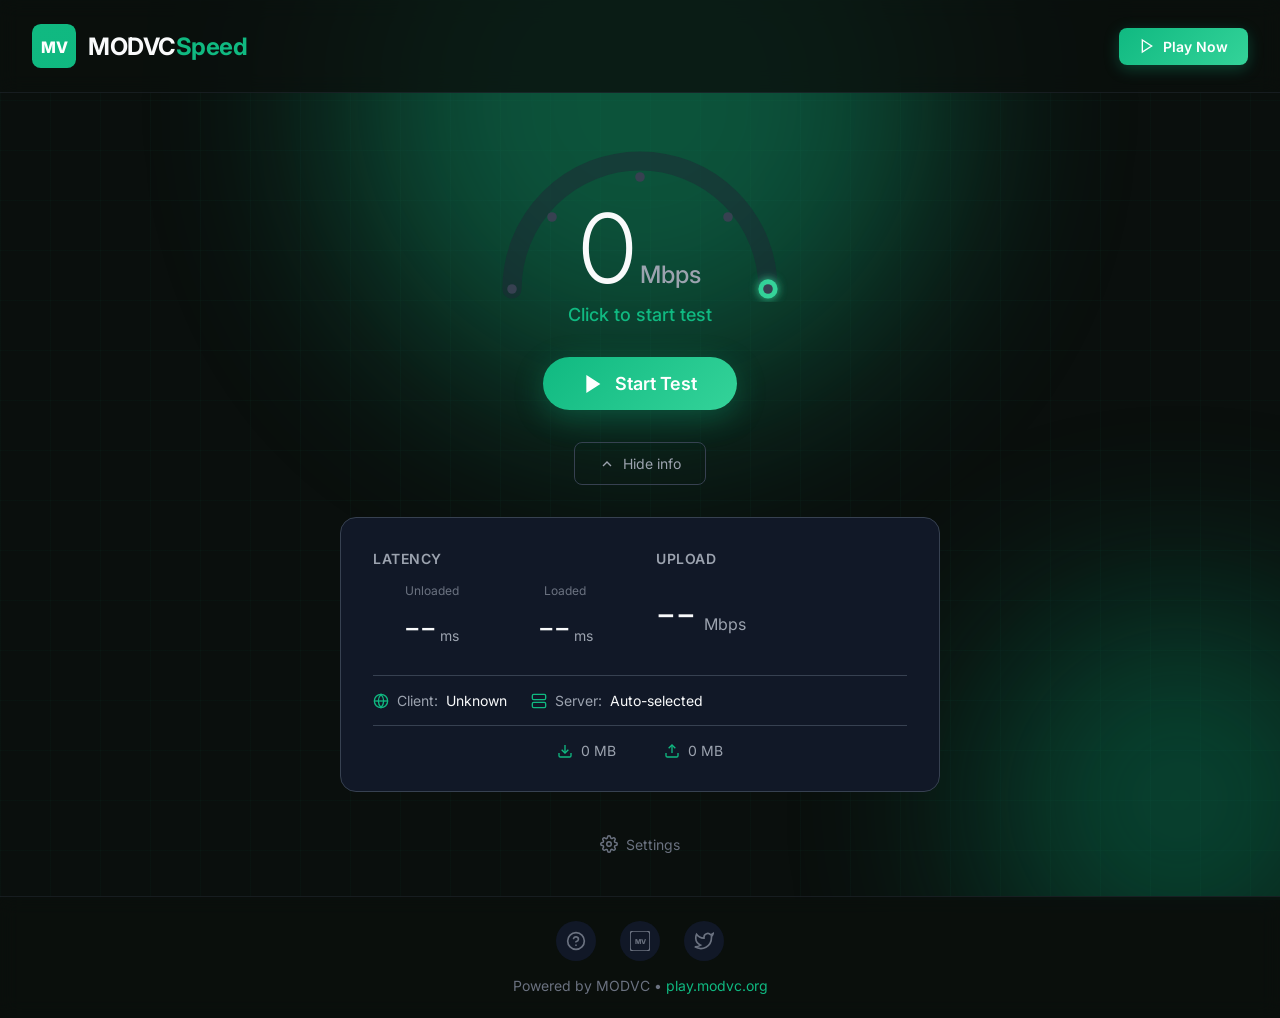
<file: index.html>
<!DOCTYPE html>
<html lang="en">
<head>
    <meta charset="UTF-8">
    <meta name="viewport" content="width=device-width, initial-scale=1.0">
    <title>MODVC Speed Test - Test Your Internet Speed</title>
    <meta name="description" content="Test your internet speed instantly with MODVC Speed Test. Measure download, upload speeds and latency.">
    <link rel="preconnect" href="https://fonts.googleapis.com">
    <link rel="preconnect" href="https://fonts.gstatic.com" crossorigin>
    <link href="https://fonts.googleapis.com/css2?family=Inter:wght@300;400;500;600;700;800&display=swap" rel="stylesheet">
    <link rel="stylesheet" href="style.css">
    <link rel="icon" type="image/svg+xml" href="data:image/svg+xml,%3Csvg xmlns='http://www.w3.org/2000/svg' viewBox='0 0 100 100'%3E%3Crect fill='%2310B981' width='100' height='100' rx='20'/%3E%3Ctext x='50' y='65' font-family='Arial' font-size='40' font-weight='bold' fill='white' text-anchor='middle'%3EMV%3C/text%3E%3C/svg%3E">
</head>
<body>
    <div class="background-effects">
        <div class="glow glow-1"></div>
        <div class="glow glow-2"></div>
        <div class="grid-overlay"></div>
    </div>

    <header>
        <div class="logo">
            <svg class="logo-icon" viewBox="0 0 50 50" fill="none" xmlns="http://www.w3.org/2000/svg">
                <rect width="50" height="50" rx="10" fill="url(#logoGradient)"/>
                <text x="25" y="33" font-family="Inter, sans-serif" font-size="18" font-weight="800" fill="white" text-anchor="middle">MV</text>
                <defs>
                    <linearGradient id="logoGradient" x1="0" y1="0" x2="50" y2="50">
                        <stop offset="0%" stop-color="#10B981"/>
                        <stop offset="100%" stop-color="#059669"/>
                    </linearGradient>
                </defs>
            </svg>
            <span class="logo-text">MODVC<span class="logo-accent">Speed</span></span>
        </div>
        <nav>
            <a href="https://play.modvc.org" target="_blank" class="nav-link">
                <svg width="16" height="16" viewBox="0 0 24 24" fill="none" stroke="currentColor" stroke-width="2">
                    <polygon points="5 3 19 12 5 21 5 3"></polygon>
                </svg>
                Play Now
            </a>
        </nav>
    </header>

    <main>
        <div class="speedometer-container">
            <!-- Custom SVG Speedometer -->
            <svg class="speedometer" viewBox="0 0 200 120" xmlns="http://www.w3.org/2000/svg">
                <defs>
                    <linearGradient id="meterGradient" x1="0%" y1="0%" x2="100%" y2="0%">
                        <stop offset="0%" stop-color="#10B981" stop-opacity="0.3"/>
                        <stop offset="50%" stop-color="#10B981"/>
                        <stop offset="100%" stop-color="#34D399"/>
                    </linearGradient>
                    <filter id="glow">
                        <feGaussianBlur stdDeviation="3" result="coloredBlur"/>
                        <feMerge>
                            <feMergeNode in="coloredBlur"/>
                            <feMergeNode in="SourceGraphic"/>
                        </feMerge>
                    </filter>
                </defs>
                <!-- Background arc -->
                <path class="meter-bg" d="M 20 100 A 80 80 0 0 1 180 100" fill="none" stroke="#1f2937" stroke-width="12" stroke-linecap="round"/>
                <!-- Progress arc -->
                <path class="meter-progress" d="M 20 100 A 80 80 0 0 1 180 100" fill="none" stroke="url(#meterGradient)" stroke-width="12" stroke-linecap="round" stroke-dasharray="251.2" stroke-dashoffset="251.2" filter="url(#glow)"/>
                <!-- Speed indicator dots -->
                <g class="speed-dots">
                    <circle cx="20" cy="100" r="3" fill="#374151"/>
                    <circle cx="45" cy="55" r="3" fill="#374151"/>
                    <circle cx="100" cy="30" r="3" fill="#374151"/>
                    <circle cx="155" cy="55" r="3" fill="#374151"/>
                    <circle cx="180" cy="100" r="3" fill="#374151"/>
                </g>
            </svg>

            <!-- Speed Display -->
            <div class="speed-display">
                <div class="speed-value-container">
                    <span class="speed-value" id="speedValue">0</span>
                    <span class="speed-unit">Mbps</span>
                </div>
                <p class="speed-label" id="speedLabel">Click to start test</p>
            </div>
        </div>

        <!-- Start/Restart Button -->
        <button class="start-btn" id="startBtn">
            <svg class="start-icon" viewBox="0 0 24 24" fill="none" stroke="currentColor" stroke-width="2">
                <polygon points="5 3 19 12 5 21 5 3" fill="currentColor"></polygon>
            </svg>
            <svg class="restart-icon hidden" viewBox="0 0 24 24" fill="none" stroke="currentColor" stroke-width="2.5">
                <path d="M23 4v6h-6"></path>
                <path d="M20.49 15a9 9 0 1 1-2.12-9.36L23 10"></path>
            </svg>
            <span id="btnText">Start Test</span>
        </button>

        <!-- More Info Section (Hidden by default) -->
        <button class="more-info-btn" id="moreInfoBtn">
            <svg width="16" height="16" viewBox="0 0 24 24" fill="none" stroke="currentColor" stroke-width="2">
                <polyline points="6 9 12 15 18 9"></polyline>
            </svg>
            <span>Show more info</span>
        </button>

        <div class="extended-info hidden" id="extendedInfo">
            <div class="info-grid">
                <!-- Latency Section -->
                <div class="info-card">
                    <h3>Latency</h3>
                    <div class="latency-grid">
                        <div class="latency-item">
                            <span class="latency-label">Unloaded</span>
                            <div class="latency-value">
                                <span id="pingUnloaded">--</span>
                                <span class="unit">ms</span>
                            </div>
                        </div>
                        <div class="latency-item">
                            <span class="latency-label">Loaded</span>
                            <div class="latency-value">
                                <span id="pingLoaded">--</span>
                                <span class="unit">ms</span>
                            </div>
                        </div>
                    </div>
                </div>

                <!-- Upload Section -->
                <div class="info-card">
                    <h3>Upload</h3>
                    <div class="upload-display">
                        <span class="upload-value" id="uploadSpeed">--</span>
                        <span class="upload-unit">Mbps</span>
                    </div>
                </div>
            </div>

            <!-- Connection Info -->
            <div class="connection-info">
                <div class="connection-item">
                    <svg width="16" height="16" viewBox="0 0 24 24" fill="none" stroke="currentColor" stroke-width="2">
                        <circle cx="12" cy="12" r="10"></circle>
                        <line x1="2" y1="12" x2="22" y2="12"></line>
                        <path d="M12 2a15.3 15.3 0 0 1 4 10 15.3 15.3 0 0 1-4 10 15.3 15.3 0 0 1-4-10 15.3 15.3 0 0 1 4-10z"></path>
                    </svg>
                    <span>Client:</span>
                    <span id="clientLocation">Detecting...</span>
                </div>
                <div class="connection-item">
                    <svg width="16" height="16" viewBox="0 0 24 24" fill="none" stroke="currentColor" stroke-width="2">
                        <rect x="2" y="2" width="20" height="8" rx="2" ry="2"></rect>
                        <rect x="2" y="14" width="20" height="8" rx="2" ry="2"></rect>
                        <line x1="6" y1="6" x2="6.01" y2="6"></line>
                        <line x1="6" y1="18" x2="6.01" y2="18"></line>
                    </svg>
                    <span>Server:</span>
                    <span id="serverLocation">Auto-selected</span>
                </div>
            </div>

            <!-- Data Transferred -->
            <div class="data-transferred">
                <div class="data-item">
                    <svg width="16" height="16" viewBox="0 0 24 24" fill="none" stroke="currentColor" stroke-width="2">
                        <path d="M21 15v4a2 2 0 0 1-2 2H5a2 2 0 0 1-2-2v-4"></path>
                        <polyline points="7 10 12 15 17 10"></polyline>
                        <line x1="12" y1="15" x2="12" y2="3"></line>
                    </svg>
                    <span id="downloadData">0 MB</span>
                </div>
                <div class="data-item">
                    <svg width="16" height="16" viewBox="0 0 24 24" fill="none" stroke="currentColor" stroke-width="2">
                        <path d="M21 15v4a2 2 0 0 1-2 2H5a2 2 0 0 1-2-2v-4"></path>
                        <polyline points="17 8 12 3 7 8"></polyline>
                        <line x1="12" y1="3" x2="12" y2="15"></line>
                    </svg>
                    <span id="uploadData">0 MB</span>
                </div>
            </div>
        </div>

        <!-- Settings Button -->
        <button class="settings-btn" id="settingsBtn">
            <svg width="18" height="18" viewBox="0 0 24 24" fill="none" stroke="currentColor" stroke-width="2">
                <circle cx="12" cy="12" r="3"></circle>
                <path d="M19.4 15a1.65 1.65 0 0 0 .33 1.82l.06.06a2 2 0 0 1 0 2.83 2 2 0 0 1-2.83 0l-.06-.06a1.65 1.65 0 0 0-1.82-.33 1.65 1.65 0 0 0-1 1.51V21a2 2 0 0 1-2 2 2 2 0 0 1-2-2v-.09A1.65 1.65 0 0 0 9 19.4a1.65 1.65 0 0 0-1.82.33l-.06.06a2 2 0 0 1-2.83 0 2 2 0 0 1 0-2.83l.06-.06a1.65 1.65 0 0 0 .33-1.82 1.65 1.65 0 0 0-1.51-1H3a2 2 0 0 1-2-2 2 2 0 0 1 2-2h.09A1.65 1.65 0 0 0 4.6 9a1.65 1.65 0 0 0-.33-1.82l-.06-.06a2 2 0 0 1 0-2.83 2 2 0 0 1 2.83 0l.06.06a1.65 1.65 0 0 0 1.82.33H9a1.65 1.65 0 0 0 1-1.51V3a2 2 0 0 1 2-2 2 2 0 0 1 2 2v.09a1.65 1.65 0 0 0 1 1.51 1.65 1.65 0 0 0 1.82-.33l.06-.06a2 2 0 0 1 2.83 0 2 2 0 0 1 0 2.83l-.06.06a1.65 1.65 0 0 0-.33 1.82V9a1.65 1.65 0 0 0 1.51 1H21a2 2 0 0 1 2 2 2 2 0 0 1-2 2h-.09a1.65 1.65 0 0 0-1.51 1z"></path>
            </svg>
            Settings
        </button>

        <!-- Settings Modal -->
        <div class="modal-overlay hidden" id="settingsModal">
            <div class="modal">
                <div class="modal-header">
                    <h2>Settings</h2>
                    <button class="modal-close" id="closeSettings">
                        <svg width="20" height="20" viewBox="0 0 24 24" fill="none" stroke="currentColor" stroke-width="2">
                            <line x1="18" y1="6" x2="6" y2="18"></line>
                            <line x1="6" y1="6" x2="18" y2="18"></line>
                        </svg>
                    </button>
                </div>
                <div class="modal-content">
                    <div class="setting-group">
                        <label>Parallel connections</label>
                        <div class="input-row">
                            <div class="input-field">
                                <span>Min:</span>
                                <input type="number" id="connectionsMin" value="1" min="1" max="16">
                            </div>
                            <div class="input-field">
                                <span>Max:</span>
                                <input type="number" id="connectionsMax" value="8" min="1" max="16">
                            </div>
                        </div>
                    </div>
                    <div class="setting-group">
                        <label>Test duration (seconds)</label>
                        <div class="input-row">
                            <div class="input-field">
                                <span>Min:</span>
                                <input type="number" id="durationMin" value="5" min="1" max="60">
                            </div>
                            <div class="input-field">
                                <span>Max:</span>
                                <input type="number" id="durationMax" value="30" min="1" max="60">
                            </div>
                        </div>
                    </div>
                    <div class="setting-group checkboxes">
                        <label class="checkbox-label">
                            <input type="checkbox" id="measureLoaded">
                            <span class="checkmark"></span>
                            Measure loaded latency during upload
                        </label>
                        <label class="checkbox-label">
                            <input type="checkbox" id="showAllMetrics" checked>
                            <span class="checkmark"></span>
                            Always show all metrics
                        </label>
                        <label class="checkbox-label">
                            <input type="checkbox" id="saveConfig">
                            <span class="checkmark"></span>
                            Save config for this device
                        </label>
                    </div>
                    <div class="modal-actions">
                        <button class="btn-secondary" id="resetSettings">Reset</button>
                        <button class="btn-primary" id="saveSettings">Save</button>
                        <button class="btn-secondary" id="cancelSettings">Cancel</button>
                    </div>
                </div>
            </div>
        </div>
    </main>

    <footer>
        <div class="footer-links">
            <a href="#" class="footer-icon" title="Help">
                <svg width="20" height="20" viewBox="0 0 24 24" fill="currentColor">
                    <circle cx="12" cy="12" r="10" fill="none" stroke="currentColor" stroke-width="2"/>
                    <path d="M9.09 9a3 3 0 0 1 5.83 1c0 2-3 3-3 3" fill="none" stroke="currentColor" stroke-width="2" stroke-linecap="round"/>
                    <circle cx="12" cy="17" r="1"/>
                </svg>
            </a>
            <a href="https://play.modvc.org" target="_blank" class="footer-icon" title="MODVC">
                <svg width="20" height="20" viewBox="0 0 24 24" fill="currentColor">
                    <rect width="24" height="24" rx="4" fill="none" stroke="currentColor" stroke-width="2"/>
                    <text x="12" y="16" font-family="Inter, sans-serif" font-size="8" font-weight="800" fill="currentColor" text-anchor="middle">MV</text>
                </svg>
            </a>
            <a href="https://twitter.com" target="_blank" class="footer-icon" title="Twitter">
                <svg width="20" height="20" viewBox="0 0 24 24" fill="currentColor">
                    <path d="M23 3a10.9 10.9 0 0 1-3.14 1.53 4.48 4.48 0 0 0-7.86 3v1A10.66 10.66 0 0 1 3 4s-4 9 5 13a11.64 11.64 0 0 1-7 2c9 5 20 0 20-11.5a4.5 4.5 0 0 0-.08-.83A7.72 7.72 0 0 0 23 3z" fill="none" stroke="currentColor" stroke-width="2"/>
                </svg>
            </a>
        </div>
        <p class="footer-text">Powered by MODVC • <a href="https://play.modvc.org">play.modvc.org</a></p>
    </footer>

    <script src="speedtest.js"></script>
</body>
</html>
</file>
<file: style.css>
/* ===== CSS Variables ===== */
:root {
    --primary: #10B981;
    --primary-light: #34D399;
    --primary-dark: #059669;
    --primary-glow: rgba(16, 185, 129, 0.3);
    --bg-dark: #0a0f0d;
    --bg-card: #111827;
    --bg-card-hover: #1f2937;
    --text-primary: #f9fafb;
    --text-secondary: #9ca3af;
    --text-muted: #6b7280;
    --border: #374151;
    --success: #10B981;
    --warning: #f59e0b;
    --error: #ef4444;
    --gradient-primary: linear-gradient(135deg, var(--primary) 0%, var(--primary-light) 100%);
    --shadow-glow: 0 0 40px var(--primary-glow);
    --transition: 0.3s cubic-bezier(0.4, 0, 0.2, 1);
}

/* ===== Reset & Base ===== */
*, *::before, *::after {
    margin: 0;
    padding: 0;
    box-sizing: border-box;
}

html {
    font-size: 16px;
    scroll-behavior: smooth;
}

body {
    font-family: 'Inter', -apple-system, BlinkMacSystemFont, sans-serif;
    background: var(--bg-dark);
    color: var(--text-primary);
    min-height: 100vh;
    display: flex;
    flex-direction: column;
    overflow-x: hidden;
    position: relative;
}

/* ===== Background Effects ===== */
.background-effects {
    position: fixed;
    top: 0;
    left: 0;
    width: 100%;
    height: 100%;
    pointer-events: none;
    z-index: 0;
    overflow: hidden;
}

.glow {
    position: absolute;
    border-radius: 50%;
    filter: blur(100px);
    opacity: 0.4;
}

.glow-1 {
    width: 600px;
    height: 600px;
    background: var(--primary);
    top: -200px;
    left: 50%;
    transform: translateX(-50%);
    animation: pulse 8s ease-in-out infinite;
}

.glow-2 {
    width: 400px;
    height: 400px;
    background: var(--primary-dark);
    bottom: -100px;
    right: -100px;
    animation: pulse 10s ease-in-out infinite reverse;
}

.grid-overlay {
    position: absolute;
    top: 0;
    left: 0;
    width: 100%;
    height: 100%;
    background-image: 
        linear-gradient(rgba(16, 185, 129, 0.03) 1px, transparent 1px),
        linear-gradient(90deg, rgba(16, 185, 129, 0.03) 1px, transparent 1px);
    background-size: 50px 50px;
}

@keyframes pulse {
    0%, 100% { opacity: 0.3; transform: translateX(-50%) scale(1); }
    50% { opacity: 0.5; transform: translateX(-50%) scale(1.1); }
}

/* ===== Header ===== */
header {
    position: relative;
    z-index: 10;
    display: flex;
    justify-content: space-between;
    align-items: center;
    padding: 1.5rem 2rem;
    backdrop-filter: blur(10px);
    background: rgba(10, 15, 13, 0.8);
    border-bottom: 1px solid rgba(55, 65, 81, 0.3);
}

.logo {
    display: flex;
    align-items: center;
    gap: 0.75rem;
}

.logo-icon {
    width: 44px;
    height: 44px;
    transition: transform var(--transition);
}

.logo:hover .logo-icon {
    transform: rotate(-5deg) scale(1.05);
}

.logo-text {
    font-size: 1.5rem;
    font-weight: 700;
    color: var(--text-primary);
    letter-spacing: -0.5px;
}

.logo-accent {
    color: var(--primary);
}

nav {
    display: flex;
    gap: 1rem;
}

.nav-link {
    display: flex;
    align-items: center;
    gap: 0.5rem;
    padding: 0.625rem 1.25rem;
    background: var(--gradient-primary);
    color: white;
    text-decoration: none;
    border-radius: 8px;
    font-weight: 600;
    font-size: 0.875rem;
    transition: all var(--transition);
    box-shadow: 0 4px 15px var(--primary-glow);
}

.nav-link:hover {
    transform: translateY(-2px);
    box-shadow: 0 6px 25px var(--primary-glow);
}

/* ===== Main Content ===== */
main {
    flex: 1;
    display: flex;
    flex-direction: column;
    align-items: center;
    justify-content: center;
    padding: 2rem;
    position: relative;
    z-index: 5;
    gap: 2rem;
}

/* ===== Speedometer ===== */
.speedometer-container {
    position: relative;
    display: flex;
    flex-direction: column;
    align-items: center;
    justify-content: center;
}

.speedometer {
    width: 320px;
    height: 200px;
}

.meter-bg {
    opacity: 0.5;
}

.meter-progress {
    transition: stroke-dashoffset 0.5s ease-out;
}

.speed-display {
    position: absolute;
    top: 50%;
    left: 50%;
    transform: translate(-50%, -20%);
    text-align: center;
}

.speed-value-container {
    display: flex;
    align-items: baseline;
    justify-content: center;
    gap: 0.5rem;
}

.speed-value {
    font-size: 6rem;
    font-weight: 300;
    line-height: 1;
    color: var(--text-primary);
    letter-spacing: -4px;
    transition: all 0.3s ease;
}

.speed-value.testing {
    animation: number-glow 1s ease-in-out infinite;
}

@keyframes number-glow {
    0%, 100% { text-shadow: 0 0 20px var(--primary-glow); }
    50% { text-shadow: 0 0 40px var(--primary), 0 0 60px var(--primary-glow); }
}

.speed-unit {
    font-size: 1.5rem;
    font-weight: 500;
    color: var(--text-secondary);
}

.speed-label {
    margin-top: 0.5rem;
    font-size: 1.125rem;
    color: var(--primary);
    font-weight: 500;
}

/* ===== Buttons ===== */
.start-btn {
    display: flex;
    align-items: center;
    justify-content: center;
    gap: 0.75rem;
    padding: 1rem 2.5rem;
    background: var(--gradient-primary);
    color: white;
    border: none;
    border-radius: 50px;
    font-family: inherit;
    font-size: 1.125rem;
    font-weight: 600;
    cursor: pointer;
    transition: all var(--transition);
    box-shadow: 0 8px 30px var(--primary-glow);
    position: relative;
    overflow: hidden;
}

.start-btn::before {
    content: '';
    position: absolute;
    top: 0;
    left: -100%;
    width: 100%;
    height: 100%;
    background: linear-gradient(90deg, transparent, rgba(255,255,255,0.2), transparent);
    transition: left 0.5s ease;
}

.start-btn:hover::before {
    left: 100%;
}

.start-btn:hover {
    transform: translateY(-3px);
    box-shadow: 0 12px 40px var(--primary-glow);
}

.start-btn:active {
    transform: translateY(-1px);
}

.start-btn:disabled {
    opacity: 0.7;
    cursor: not-allowed;
    transform: none;
}

.start-icon, .restart-icon {
    width: 20px;
    height: 20px;
}

.restart-icon.spinning {
    animation: spin 1s linear infinite;
}

@keyframes spin {
    from { transform: rotate(0deg); }
    to { transform: rotate(360deg); }
}

.hidden {
    display: none !important;
}

/* ===== More Info Button ===== */
.more-info-btn {
    display: flex;
    align-items: center;
    gap: 0.5rem;
    padding: 0.75rem 1.5rem;
    background: transparent;
    color: var(--text-secondary);
    border: 1px solid var(--border);
    border-radius: 8px;
    font-family: inherit;
    font-size: 0.875rem;
    cursor: pointer;
    transition: all var(--transition);
}

.more-info-btn:hover {
    color: var(--text-primary);
    border-color: var(--primary);
    background: rgba(16, 185, 129, 0.1);
}

.more-info-btn svg {
    transition: transform var(--transition);
}

.more-info-btn.active svg {
    transform: rotate(180deg);
}

/* ===== Extended Info ===== */
.extended-info {
    width: 100%;
    max-width: 600px;
    padding: 2rem;
    background: var(--bg-card);
    border-radius: 16px;
    border: 1px solid var(--border);
    animation: slideDown 0.3s ease;
}

@keyframes slideDown {
    from { 
        opacity: 0;
        transform: translateY(-20px);
    }
    to {
        opacity: 1;
        transform: translateY(0);
    }
}

.info-grid {
    display: grid;
    grid-template-columns: 1fr 1fr;
    gap: 2rem;
    margin-bottom: 1.5rem;
}

.info-card h3 {
    font-size: 0.875rem;
    font-weight: 600;
    color: var(--text-secondary);
    text-transform: uppercase;
    letter-spacing: 0.5px;
    margin-bottom: 1rem;
}

.latency-grid {
    display: grid;
    grid-template-columns: 1fr 1fr;
    gap: 1rem;
}

.latency-item {
    text-align: center;
}

.latency-label {
    display: block;
    font-size: 0.75rem;
    color: var(--text-muted);
    margin-bottom: 0.25rem;
}

.latency-value {
    display: flex;
    align-items: baseline;
    justify-content: center;
    gap: 0.25rem;
}

.latency-value span:first-child {
    font-size: 2.5rem;
    font-weight: 300;
    color: var(--text-primary);
}

.latency-value .unit {
    font-size: 0.875rem;
    color: var(--text-secondary);
}

.upload-display {
    display: flex;
    align-items: baseline;
    gap: 0.5rem;
}

.upload-value {
    font-size: 3rem;
    font-weight: 300;
    color: var(--text-primary);
}

.upload-unit {
    font-size: 1rem;
    color: var(--text-secondary);
}

.connection-info {
    display: flex;
    flex-wrap: wrap;
    gap: 1.5rem;
    padding: 1rem 0;
    border-top: 1px solid var(--border);
    border-bottom: 1px solid var(--border);
    margin-bottom: 1rem;
}

.connection-item {
    display: flex;
    align-items: center;
    gap: 0.5rem;
    font-size: 0.875rem;
    color: var(--text-secondary);
}

.connection-item svg {
    color: var(--primary);
}

.connection-item span:last-child {
    color: var(--text-primary);
}

.data-transferred {
    display: flex;
    justify-content: center;
    gap: 3rem;
}

.data-item {
    display: flex;
    align-items: center;
    gap: 0.5rem;
    font-size: 0.875rem;
    color: var(--text-secondary);
}

.data-item svg {
    color: var(--primary);
}

/* ===== Settings Button ===== */
.settings-btn {
    display: flex;
    align-items: center;
    gap: 0.5rem;
    padding: 0.625rem 1rem;
    background: transparent;
    color: var(--text-muted);
    border: 1px solid transparent;
    border-radius: 6px;
    font-family: inherit;
    font-size: 0.875rem;
    cursor: pointer;
    transition: all var(--transition);
}

.settings-btn:hover {
    color: var(--text-primary);
    border-color: var(--border);
    background: var(--bg-card);
}

.settings-btn svg {
    transition: transform 0.5s ease;
}

.settings-btn:hover svg {
    transform: rotate(90deg);
}

/* ===== Modal ===== */
.modal-overlay {
    position: fixed;
    top: 0;
    left: 0;
    width: 100%;
    height: 100%;
    background: rgba(0, 0, 0, 0.8);
    backdrop-filter: blur(4px);
    display: flex;
    align-items: center;
    justify-content: center;
    z-index: 100;
    animation: fadeIn 0.2s ease;
}

@keyframes fadeIn {
    from { opacity: 0; }
    to { opacity: 1; }
}

.modal {
    background: var(--bg-card);
    border-radius: 16px;
    border: 1px solid var(--border);
    width: 90%;
    max-width: 480px;
    animation: scaleIn 0.2s ease;
    box-shadow: 0 25px 50px -12px rgba(0, 0, 0, 0.5);
}

@keyframes scaleIn {
    from { 
        opacity: 0;
        transform: scale(0.95);
    }
    to {
        opacity: 1;
        transform: scale(1);
    }
}

.modal-header {
    display: flex;
    justify-content: space-between;
    align-items: center;
    padding: 1.25rem 1.5rem;
    border-bottom: 1px solid var(--border);
}

.modal-header h2 {
    font-size: 1.125rem;
    font-weight: 600;
}

.modal-close {
    display: flex;
    align-items: center;
    justify-content: center;
    padding: 0.5rem;
    background: transparent;
    color: var(--text-muted);
    border: none;
    border-radius: 6px;
    cursor: pointer;
    transition: all var(--transition);
}

.modal-close:hover {
    background: var(--bg-card-hover);
    color: var(--text-primary);
}

.modal-content {
    padding: 1.5rem;
}

.setting-group {
    margin-bottom: 1.5rem;
}

.setting-group > label {
    display: block;
    font-size: 0.875rem;
    font-weight: 500;
    color: var(--text-secondary);
    margin-bottom: 0.75rem;
}

.input-row {
    display: grid;
    grid-template-columns: 1fr 1fr;
    gap: 1rem;
}

.input-field {
    display: flex;
    align-items: center;
    gap: 0.5rem;
    padding: 0.625rem 0.875rem;
    background: var(--bg-dark);
    border: 1px solid var(--border);
    border-radius: 8px;
}

.input-field span {
    font-size: 0.875rem;
    color: var(--text-muted);
}

.input-field input {
    width: 100%;
    background: transparent;
    border: none;
    color: var(--text-primary);
    font-family: inherit;
    font-size: 0.875rem;
    outline: none;
}

.input-field input:focus {
    color: var(--primary);
}

/* ===== Checkboxes ===== */
.checkboxes {
    display: flex;
    flex-direction: column;
    gap: 0.75rem;
}

.checkbox-label {
    display: flex;
    align-items: center;
    gap: 0.75rem;
    font-size: 0.875rem;
    color: var(--text-secondary);
    cursor: pointer;
    transition: color var(--transition);
}

.checkbox-label:hover {
    color: var(--text-primary);
}

.checkbox-label input[type="checkbox"] {
    display: none;
}

.checkmark {
    width: 18px;
    height: 18px;
    border: 2px solid var(--border);
    border-radius: 4px;
    display: flex;
    align-items: center;
    justify-content: center;
    transition: all var(--transition);
}

.checkbox-label input:checked + .checkmark {
    background: var(--primary);
    border-color: var(--primary);
}

.checkbox-label input:checked + .checkmark::after {
    content: '';
    width: 4px;
    height: 8px;
    border: solid white;
    border-width: 0 2px 2px 0;
    transform: rotate(45deg) translate(-1px, -1px);
}

/* ===== Modal Actions ===== */
.modal-actions {
    display: flex;
    gap: 0.75rem;
    justify-content: flex-end;
    margin-top: 1.5rem;
    padding-top: 1.5rem;
    border-top: 1px solid var(--border);
}

.btn-primary, .btn-secondary {
    padding: 0.625rem 1.25rem;
    border-radius: 8px;
    font-family: inherit;
    font-size: 0.875rem;
    font-weight: 500;
    cursor: pointer;
    transition: all var(--transition);
    border: 1px solid transparent;
}

.btn-primary {
    background: var(--gradient-primary);
    color: white;
    box-shadow: 0 4px 15px var(--primary-glow);
}

.btn-primary:hover {
    transform: translateY(-1px);
    box-shadow: 0 6px 20px var(--primary-glow);
}

.btn-secondary {
    background: transparent;
    color: var(--text-secondary);
    border-color: var(--border);
}

.btn-secondary:hover {
    background: var(--bg-card-hover);
    color: var(--text-primary);
}

/* ===== Footer ===== */
footer {
    position: relative;
    z-index: 10;
    padding: 1.5rem 2rem;
    text-align: center;
    border-top: 1px solid rgba(55, 65, 81, 0.3);
    background: rgba(10, 15, 13, 0.8);
    backdrop-filter: blur(10px);
}

.footer-links {
    display: flex;
    justify-content: center;
    gap: 1.5rem;
    margin-bottom: 1rem;
}

.footer-icon {
    display: flex;
    align-items: center;
    justify-content: center;
    width: 40px;
    height: 40px;
    background: var(--bg-card);
    color: var(--text-muted);
    border-radius: 50%;
    text-decoration: none;
    transition: all var(--transition);
}

.footer-icon:hover {
    background: var(--primary);
    color: white;
    transform: translateY(-2px);
    box-shadow: 0 4px 15px var(--primary-glow);
}

.footer-text {
    font-size: 0.875rem;
    color: var(--text-muted);
}

.footer-text a {
    color: var(--primary);
    text-decoration: none;
    transition: color var(--transition);
}

.footer-text a:hover {
    color: var(--primary-light);
}

/* ===== Responsive ===== */
@media (max-width: 768px) {
    header {
        padding: 1rem 1.5rem;
    }

    .logo-text {
        font-size: 1.25rem;
    }

    main {
        padding: 1.5rem;
    }

    .speedometer {
        width: 280px;
        height: 170px;
    }

    .speed-value {
        font-size: 4.5rem;
    }

    .speed-unit {
        font-size: 1.25rem;
    }

    .info-grid {
        grid-template-columns: 1fr;
        gap: 1.5rem;
    }

    .connection-info {
        flex-direction: column;
        gap: 0.75rem;
    }

    .data-transferred {
        gap: 2rem;
    }

    .input-row {
        grid-template-columns: 1fr;
    }

    .modal-actions {
        flex-wrap: wrap;
    }

    .modal-actions button {
        flex: 1;
        min-width: 100px;
    }
}

@media (max-width: 480px) {
    .speedometer {
        width: 240px;
        height: 150px;
    }

    .speed-value {
        font-size: 3.5rem;
    }

    .extended-info {
        padding: 1.25rem;
    }

    .latency-value span:first-child {
        font-size: 2rem;
    }

    .upload-value {
        font-size: 2.5rem;
    }
}

/* ===== Animations for Test States ===== */
.testing .meter-progress {
    animation: meter-wave 2s linear infinite;
}

@keyframes meter-wave {
    0% { filter: url(#glow) brightness(1); }
    50% { filter: url(#glow) brightness(1.3); }
    100% { filter: url(#glow) brightness(1); }
}
</file>
